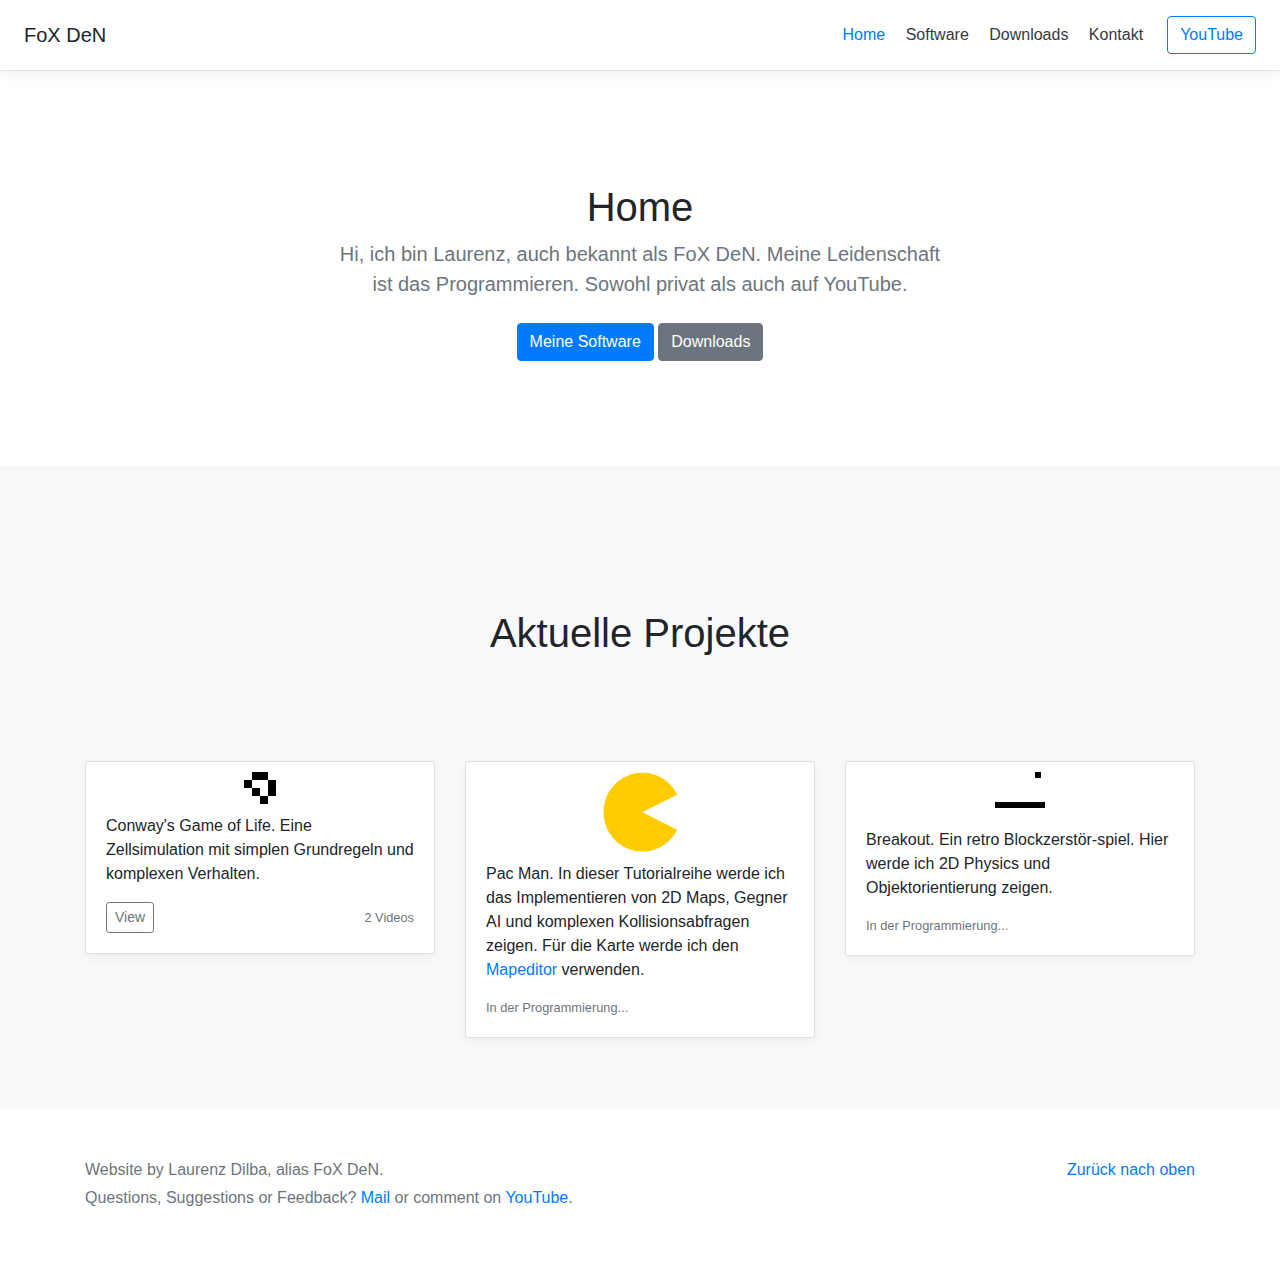
<file: index.html>
<!doctype html>
<html lang="de">
<head>
    <meta charset="utf-8">
    <meta name="viewport" content="width=device-width, initial-scale=1, shrink-to-fit=no">

    <title>Home</title>

    <!-- Bootstrap core CSS -->
    <link href="css/bootstrap.min.css" rel="stylesheet">

    <!-- Custom styles for this template -->
    <link href="css/software.css" rel="stylesheet">
</head>

<body>

<header>

    <div class="d-flex flex-column flex-md-row align-items-center p-3 px-md-4 mb-3 bg-white border-bottom box-shadow">
        <h5 class="my-0 mr-md-auto font-weight-normal">FoX DeN</h5>
        <nav class="my-2 my-md-0 mr-md-3">
            <a class="p-2" style="color:#007bff;" href="#">Home</a>
            <a class="p-2 text-dark" href="html/software.html">Software</a>
            <a class="p-2 text-dark" href="html/downloads.html">Downloads</a>
            <a class="p-2 text-dark" href="html/kontakt.html">Kontakt</a>
        </nav>
        <a class="btn btn-outline-primary" href="https://youtube.com/c/FoXDeN">YouTube</a>
    </div>

</header>

<main role="main">

    <section class="jumbotron text-center">
        <div class="container">
            <h1 class="jumbotron-heading">Home</h1>
            <p class="lead text-muted">Hi, ich bin Laurenz, auch bekannt als FoX DeN. Meine Leidenschaft ist das
                Programmieren. Sowohl privat als auch auf YouTube. </p>
            <p>
                <a href="html/software.html" class="btn btn-primary my-2">Meine Software</a>
                <a href="html/downloads.html" class="btn btn-secondary my-2">Downloads</a>
            </p>
        </div>
    </section>

    <div class="album py-5 bg-light">
        <div class="container">

            <section style="background:transparent !important" class="jumbotron text-center">

                <h1 class="jumbotron-heading">Aktuelle Projekte</h1>

            </section>

            <div class="row">
                <div class="col-md-4">
                    <div class="card mb-4 box-shadow">
                        <img class="card-img-top" src="img/gol.png" alt="Card image cap"
                             style="align-self: center; height: 32px;width:32px; margin-bottom: -10px;
                               margin-top: 10px; ">
                        <div class="card-body">
                            <p class="card-text">Conway's Game of Life. Eine Zellsimulation mit simplen Grundregeln
                                und komplexen Verhalten.</p>
                            <div class="d-flex justify-content-between align-items-center">
                                <div class="btn-group">
                                    <a href="https://www.youtube.com/watch?v=VNeXtrN7Kyg" type="button"
                                       class="btn btn-sm btn-outline-secondary">View</a>
                                </div>
                                <small class="text-muted">2 Videos</small>
                            </div>
                        </div>
                    </div>
                </div>
                <div class="col-md-4">
                    <div class="card mb-4 box-shadow">
                        <img class="card-img-top" src="img/pacman.png" alt="Card image cap"
                             style="align-self: center;margin-top:10px; height: 80px; margin-bottom: -10px; width:75px;">
                        <div class="card-body">
                            <p class="card-text">Pac Man. In dieser Tutorialreihe werde ich das Implementieren von 2D Maps,
                                Gegner AI und komplexen Kollisionsabfragen zeigen. Für die Karte werde ich den
                                <a href="html/products/mapeditor.html">Mapeditor</a> verwenden.</p>
                            <div class="d-flex justify-content-between align-items-center">
                                <!--<div class="btn-group">
                                    <a href="#" type="button" class="btn btn-sm btn-outline-secondary">View</a>
                                </div>-->
                                <small class="text-muted">In der Programmierung...</small>
                            </div>
                        </div>
                    </div>
                </div>
                <div class="col-md-4">
                    <div class="card mb-4 box-shadow">
                        <img class="card-img-top" src="img/breakout.png" alt="Card image cap"
                             style="align-self: center; height: 36px; width:50px; margin-top: 10px">
                        <div class="card-body">
                            <p class="card-text">Breakout. Ein retro Blockzerstör-spiel. Hier werde ich 2D Physics
                                und Objektorientierung zeigen.</p>
                            <div class="d-flex justify-content-between align-items-center">
                                <!--<div class="btn-group">
                                    <a href="#" type="button" class="btn btn-sm btn-outline-secondary">View</a>
                                </div>-->
                                <small class="text-muted">In der Programmierung...</small>
                            </div>
                        </div>
                    </div>
                </div>
            </div>
        </div>
    </div>

</main>

<footer class="text-muted">
    <div class="container">
        <p class="float-right">
            <a href="#">Zurück nach oben</a>
        </p>
        <p>Website by Laurenz Dilba, alias FoX DeN.</p>
        <p>Questions, Suggestions or Feedback? <a href="mailto:foxden1@gmx.de">Mail</a> or comment on
            <a href="https://youtube.com/c/FoXDeN">YouTube</a>.</p>
    </div>
</footer>

<!-- Bootstrap core JavaScript
================================================== -->
<!-- Placed at the end of the document so the pages load faster -->
<script src="https://code.jquery.com/jquery-3.3.1.slim.min.js" integrity="sha384-q8i/X+965DzO0rT7abK41JStQIAqVgRVzpbzo5smXKp4YfRvH+8abtTE1Pi6jizo" crossorigin="anonymous"></script>
<script>window.jQuery || document.write('<script src="js/vendor/jquery-slim.min.js"><\/script>')</script>
<script src="js/vendor/popper.min.js"></script>
<script src="js/bootstrap.min.js"></script>
<!-- Just to make our placeholder images work. Don't actually copy the next line! -->
<script src="js/vendor/holder.min.js"></script>
</body>
</html>
</file>
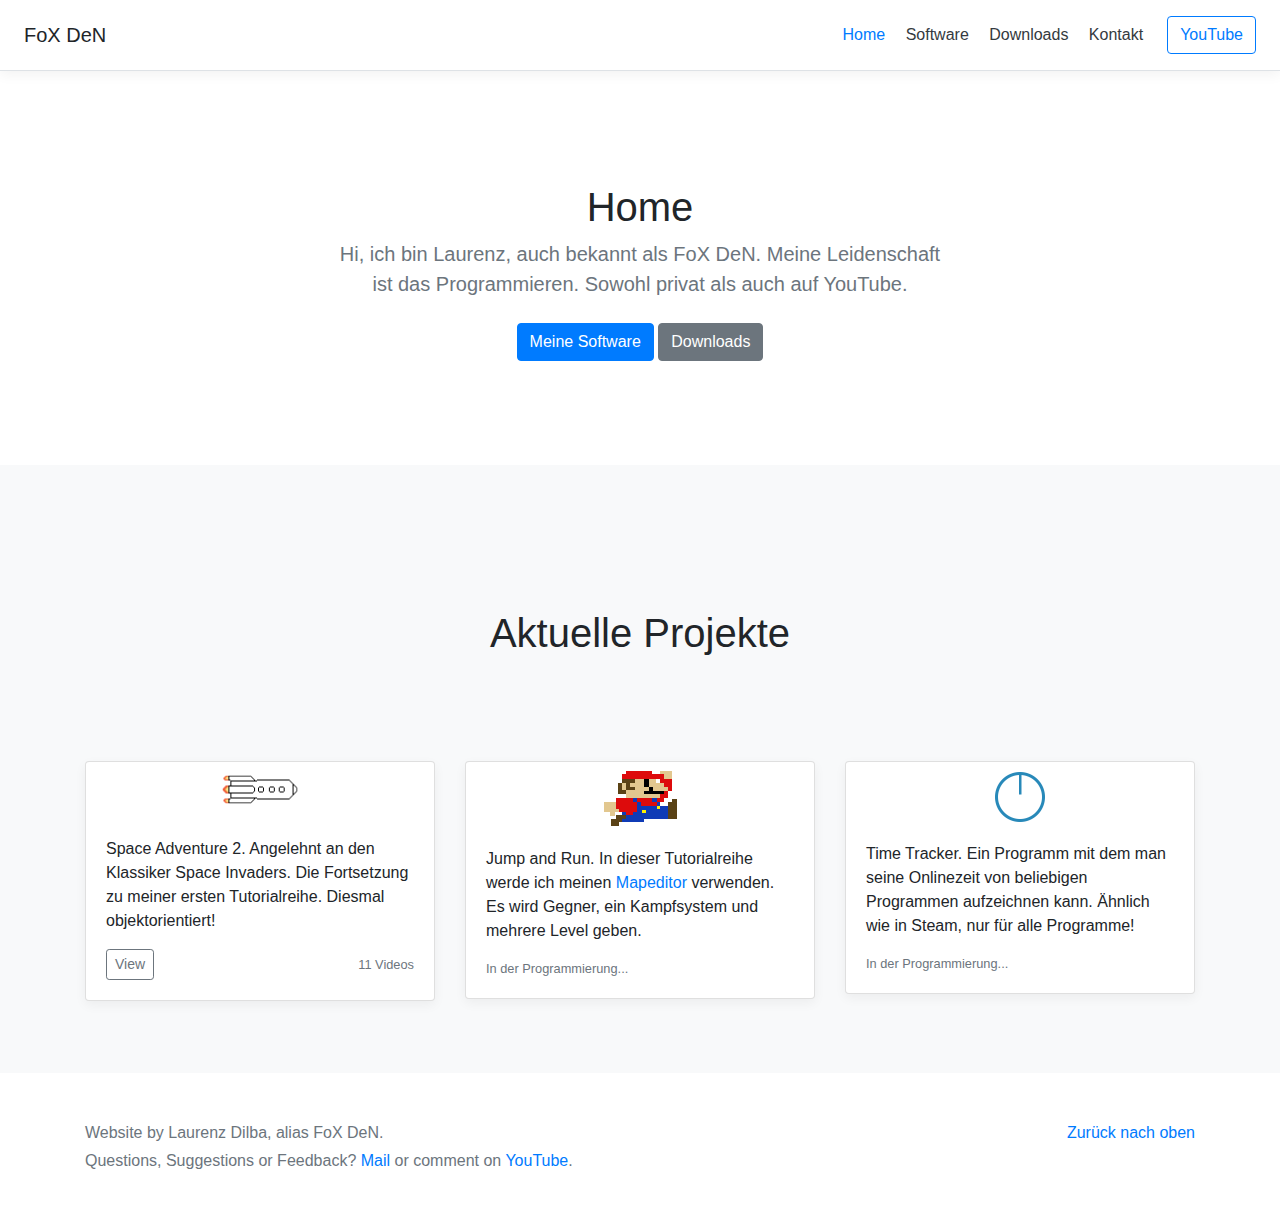
<file: html/index.html>
<!doctype html>
<html lang="de">
<head>
    <meta charset="utf-8">
    <meta name="viewport" content="width=device-width, initial-scale=1, shrink-to-fit=no">

    <title>Home</title>

    <!-- Bootstrap core CSS -->
    <link href="../css/bootstrap.min.css" rel="stylesheet">

    <!-- Custom styles for this template -->
    <link href="../css/software.css" rel="stylesheet">
</head>

<body>

<header>

    <div class="d-flex flex-column flex-md-row align-items-center p-3 px-md-4 mb-3 bg-white border-bottom box-shadow">
        <h5 class="my-0 mr-md-auto font-weight-normal">FoX DeN</h5>
        <nav class="my-2 my-md-0 mr-md-3">
            <a class="p-2" style="color:#007bff;" href="#">Home</a>
            <a class="p-2 text-dark" href="software.html">Software</a>
            <a class="p-2 text-dark" href="downloads.html">Downloads</a>
            <a class="p-2 text-dark" href="kontakt.html">Kontakt</a>
        </nav>
        <a class="btn btn-outline-primary" href="https://youtube.com/c/FoXDeN">YouTube</a>
    </div>

</header>

<main role="main">

    <section class="jumbotron text-center">
        <div class="container">
            <h1 class="jumbotron-heading">Home</h1>
            <p class="lead text-muted">Hi, ich bin Laurenz, auch bekannt als FoX DeN. Meine Leidenschaft ist das
                Programmieren. Sowohl privat als auch auf YouTube. </p>
            <p>
                <a href="software.html" class="btn btn-primary my-2">Meine Software</a>
                <a href="downloads.html" class="btn btn-secondary my-2">Downloads</a>
            </p>
        </div>
    </section>

    <div class="album py-5 bg-light">
        <div class="container">

            <section style="background:transparent !important" class="jumbotron text-center">

                <h1 class="jumbotron-heading">Aktuelle Projekte</h1>

            </section>

            <div class="row">
                <div class="col-md-4">
                    <div class="card mb-4 box-shadow">
                        <img class="card-img-top" src="../img/rakete.png" alt="Card image cap"
                             style="align-self: center; height: 75px; width:28px; margin-bottom: -10px;
                               margin-top: -10px; transform: rotate(90deg);">
                        <div class="card-body">
                            <p class="card-text">Space Adventure 2. Angelehnt an den Klassiker Space Invaders.
                                Die Fortsetzung zu meiner ersten Tutorialreihe. Diesmal objektorientiert!</p>
                            <div class="d-flex justify-content-between align-items-center">
                                <div class="btn-group">
                                    <a href="https://youtu.be/2BsN4rkRozw" type="button"
                                       class="btn btn-sm btn-outline-secondary">View</a>
                                </div>
                                <small class="text-muted">11 Videos</small>
                            </div>
                        </div>
                    </div>
                </div>
                <div class="col-md-4">
                    <div class="card mb-4 box-shadow">
                        <img class="card-img-top" src="../img/mario.png" alt="Card image cap"
                             style="align-self: center; height: 75px; margin-bottom: -10px; width:75px;">
                        <div class="card-body">
                            <p class="card-text">Jump and Run. In dieser Tutorialreihe werde ich meinen
                                <a href="products/mapeditor.html">Mapeditor</a> verwenden. Es wird Gegner, ein Kampfsystem und
                                mehrere Level geben.</p>
                            <div class="d-flex justify-content-between align-items-center">
                                <!--<div class="btn-group">
                                    <a href="#" type="button" class="btn btn-sm btn-outline-secondary">View</a>
                                </div>-->
                                <small class="text-muted">In der Programmierung...</small>
                            </div>
                        </div>
                    </div>
                </div>
                <div class="col-md-4">
                    <div class="card mb-4 box-shadow">
                        <img class="card-img-top" src="../img/timetracker_logo.png" alt="Card image cap"
                             style="align-self: center; height: 50px; width:50px; margin-top: 10px">
                        <div class="card-body">
                            <p class="card-text">Time Tracker. Ein Programm mit dem man seine Onlinezeit von beliebigen
                                Programmen aufzeichnen kann. Ähnlich wie in Steam, nur für alle Programme!</p>
                            <div class="d-flex justify-content-between align-items-center">
                                <!--<div class="btn-group">
                                    <a href="#" type="button" class="btn btn-sm btn-outline-secondary">View</a>
                                </div>-->
                                <small class="text-muted">In der Programmierung...</small>
                            </div>
                        </div>
                    </div>
                </div>
            </div>
        </div>
    </div>

</main>

<footer class="text-muted">
    <div class="container">
        <p class="float-right">
            <a href="#">Zurück nach oben</a>
        </p>
        <p>Website by Laurenz Dilba, alias FoX DeN.</p>
        <p>Questions, Suggestions or Feedback? <a href="mailto:foxden1@gmx.de">Mail</a> or comment on
            <a href="https://youtube.com/c/FoXDeN">YouTube</a>.</p>
    </div>
</footer>

<!-- Bootstrap core JavaScript
================================================== -->
<!-- Placed at the end of the document so the pages load faster -->
<script src="https://code.jquery.com/jquery-3.3.1.slim.min.js" integrity="sha384-q8i/X+965DzO0rT7abK41JStQIAqVgRVzpbzo5smXKp4YfRvH+8abtTE1Pi6jizo" crossorigin="anonymous"></script>
<script>window.jQuery || document.write('<script src="../js/vendor/jquery-slim.min.js"><\/script>')</script>
<script src="../js/vendor/popper.min.js"></script>
<script src="../js/bootstrap.min.js"></script>
<!-- Just to make our placeholder images work. Don't actually copy the next line! -->
<script src="../js/vendor/holder.min.js"></script>
</body>
</html>
</file>
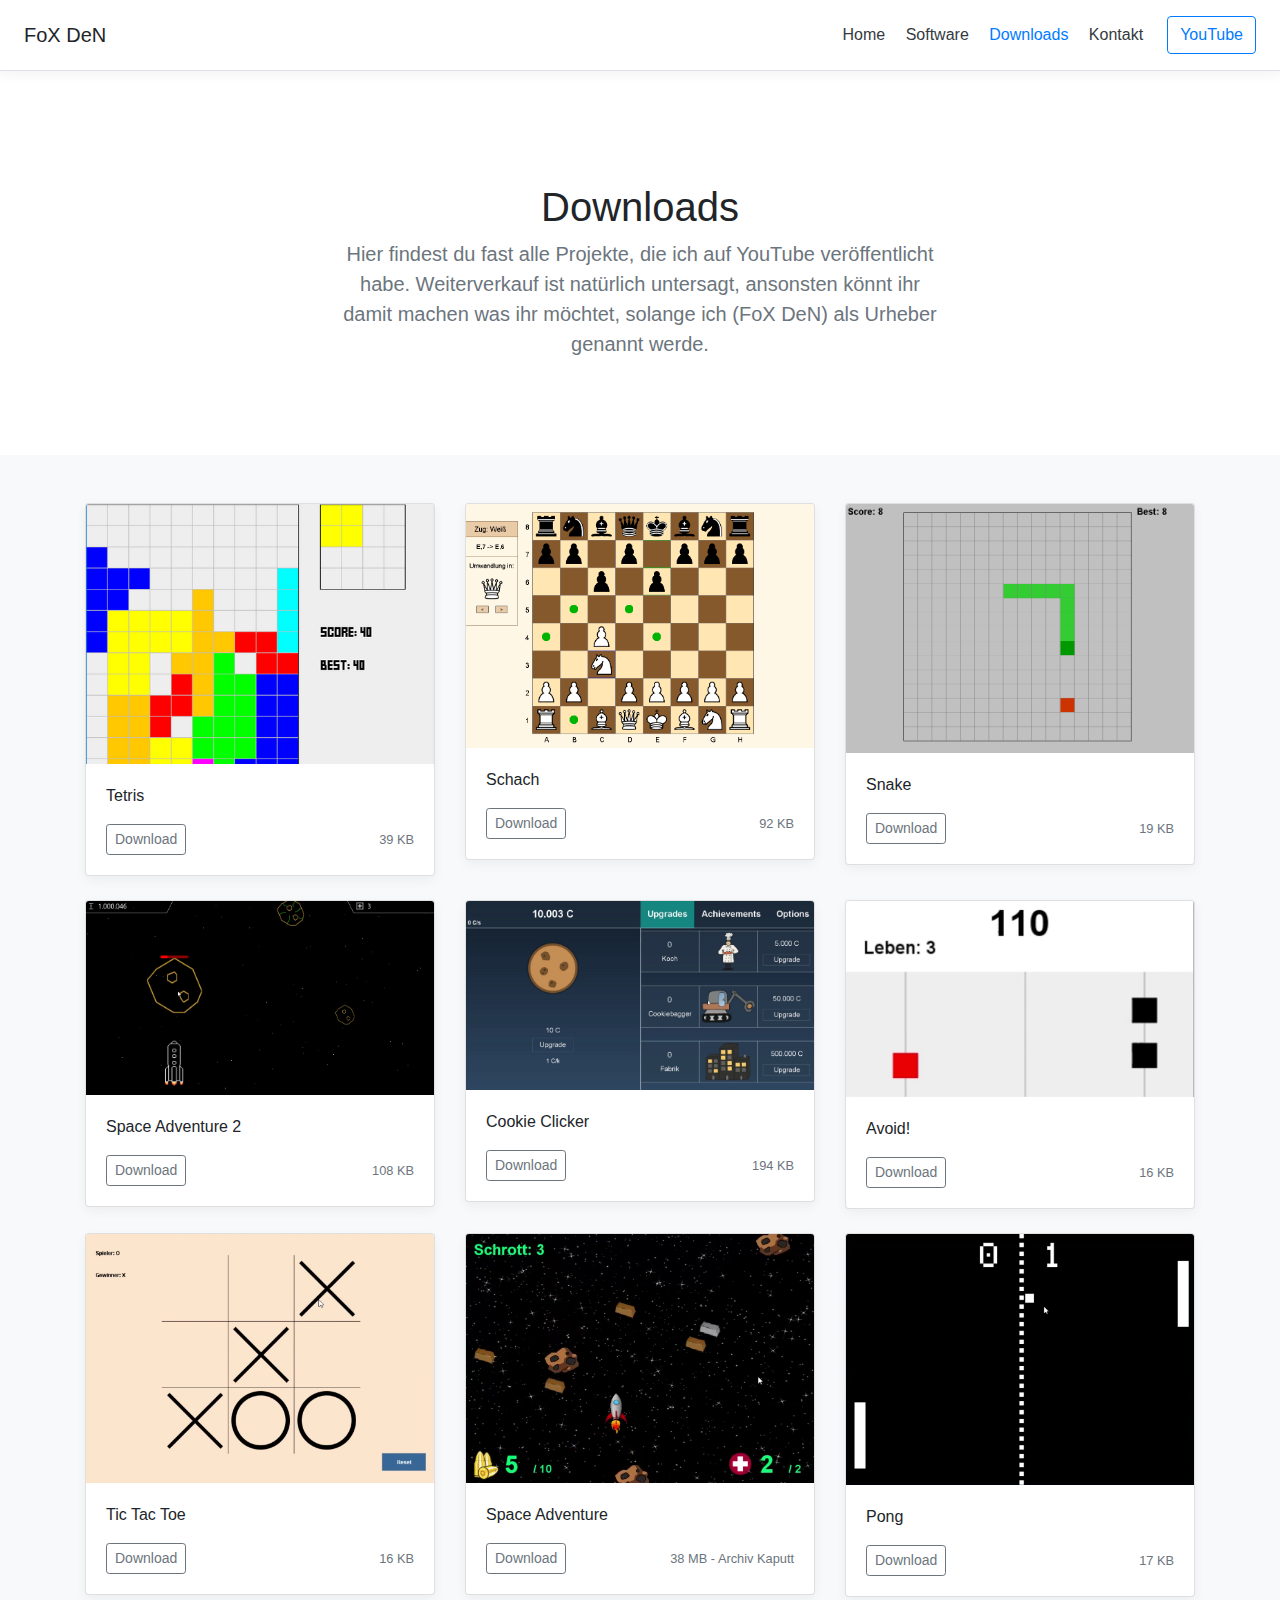
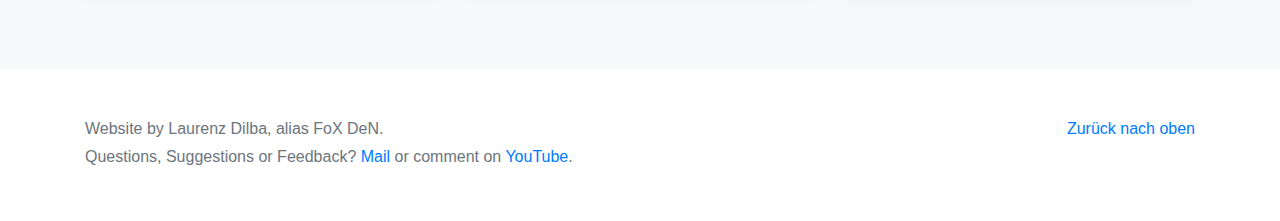
<file: html/downloads.html>
<!doctype html>
<html lang="de">
<head>
    <meta charset="utf-8">
    <meta name="viewport" content="width=device-width, initial-scale=1, shrink-to-fit=no">

    <title>Software</title>

    <!-- Bootstrap core CSS -->
    <link href="../css/bootstrap.min.css" rel="stylesheet">

    <!-- Custom styles for this template -->
    <link href="../css/downloads.css" rel="stylesheet">
</head>

<body>

<header>

    <div class="d-flex flex-column flex-md-row align-items-center p-3 px-md-4 mb-3 bg-white border-bottom box-shadow">
        <h5 class="my-0 mr-md-auto font-weight-normal">FoX DeN</h5>
        <nav class="my-2 my-md-0 mr-md-3">
            <a class="p-2 text-dark" href="../index.html">Home</a>
            <a class="p-2 text-dark" href="software.html">Software</a>
            <a class="p-2" style="color:#007bff;" href="#">Downloads</a>
            <a class="p-2 text-dark" href="kontakt.html">Kontakt</a>
        </nav>
        <a class="btn btn-outline-primary" href="https://youtube.com/c/FoXDeN">YouTube</a>
    </div>

</header>

<main role="main">

    <section class="jumbotron text-center">
        <div class="container">
            <h1 class="jumbotron-heading">Downloads</h1>
            <p class="lead text-muted">Hier findest du fast alle Projekte, die ich auf YouTube veröffentlicht habe.
                Weiterverkauf ist natürlich untersagt, ansonsten könnt ihr damit machen was ihr möchtet, solange ich
                (FoX DeN) als Urheber genannt werde.</p>
        </div>
    </section>

    <div class="album py-5 bg-light">
        <div class="container">

            <div class="row">
                <div class="col-md-4">
                    <div class="card mb-4 box-shadow">
                        <img class="card-img-top"
                             src="../img/tetris.png"
                             style="align-self: center;"
                             alt="Card image cap">
                        <div class="card-body">
                            <p class="card-text">Tetris</p>
                            <div class="d-flex justify-content-between align-items-center">
                                <div class="btn-group">
                                    <a href="../files/Tetris.rar" type="button"
                                       class="btn btn-sm btn-outline-secondary">Download</a>
                                </div>
                                <small class="text-muted">39 KB</small>
                            </div>
                        </div>
                    </div>
                </div>
                <div class="col-md-4">
                    <div class="card mb-4 box-shadow">
                        <img class="card-img-top"
                             src="../img/schach.png"
                             style="align-self: center;"
                             alt="Card image cap">
                        <div class="card-body">
                            <p class="card-text">Schach</p>
                            <div class="d-flex justify-content-between align-items-center">
                                <div class="btn-group">
                                    <a href="../files/Schach.rar" type="button"
                                       class="btn btn-sm btn-outline-secondary">Download</a>
                                </div>
                                <small class="text-muted">92 KB</small>
                            </div>
                        </div>
                    </div>
                </div>
                <div class="col-md-4">
                    <div class="card mb-4 box-shadow">
                        <img class="card-img-top"
                             src="../img/snake.png"
                             style="align-self: center;"
                             alt="Card image cap">
                        <div class="card-body">
                            <p class="card-text">Snake</p>
                            <div class="d-flex justify-content-between align-items-center">
                                <div class="btn-group">
                                    <a href="../files/SnakeTutorial.rar" type="button"
                                       class="btn btn-sm btn-outline-secondary">Download</a>
                                </div>
                                <small class="text-muted">19 KB</small>
                            </div>
                        </div>
                    </div>
                </div>
                <div class="col-md-4">
                    <div class="card mb-4 box-shadow">
                        <img class="card-img-top"
                             src="../img/spaceadventure2.png"
                             style="align-self: center;"
                             alt="Card image cap">
                        <div class="card-body">
                            <p class="card-text">Space Adventure 2</p>
                            <div class="d-flex justify-content-between align-items-center">
                                <div class="btn-group">
                                    <a href="../files/Space%20Adventure%202.rar" type="button"
                                       class="btn btn-sm btn-outline-secondary">Download</a>
                                </div>
                                <small class="text-muted">108 KB</small>
                            </div>
                        </div>
                    </div>
                </div>
                <div class="col-md-4">
                    <div class="card mb-4 box-shadow">
                        <img class="card-img-top"
                             src="../img/cookie1.png"
                             style="align-self: center;"
                             alt="Card image cap">
                        <div class="card-body">
                            <p class="card-text">Cookie Clicker</p>
                            <div class="d-flex justify-content-between align-items-center">
                                <div class="btn-group">
                                    <a href="../files/Community%20Clicker.rar" type="button"
                                       class="btn btn-sm btn-outline-secondary">Download</a>

                                </div>
                                <small class="text-muted">194 KB</small>
                            </div>
                        </div>
                    </div>
                </div>
                <div class="col-md-4">
                    <div class="card mb-4 box-shadow">
                        <img class="card-img-top"
                             src="../img/avoid.png"
                             style="align-self: center;"
                             alt="Card image cap">
                        <div class="card-body">
                            <p class="card-text">Avoid!</p>
                            <div class="d-flex justify-content-between align-items-center">
                                <div class="btn-group">
                                    <a href="../files/Avoid.rar" type="button" class="btn btn-sm btn-outline-secondary">Download</a>

                                </div>
                                <small class="text-muted">16 KB</small>
                            </div>
                        </div>
                    </div>
                </div>

                <div class="col-md-4">
                    <div class="card mb-4 box-shadow">
                        <img class="card-img-top"
                             src="../img/tictactoe.png"
                             style="align-self: center;"
                             alt="Card image cap">
                        <div class="card-body">
                            <p class="card-text">Tic Tac Toe</p>
                            <div class="d-flex justify-content-between align-items-center">
                                <div class="btn-group">
                                    <a href="../files/TicTacToe.rar" type="button" class="btn btn-sm btn-outline-secondary">Download</a>

                                </div>
                                <small class="text-muted">16 KB</small>
                            </div>
                        </div>
                    </div>
                </div>
                <div class="col-md-4">
                    <div class="card mb-4 box-shadow">
                        <img class="card-img-top"
                             src="../img/spaceadventure.png"
                             style="align-self: center;"
                             alt="Card image cap">
                        <div class="card-body">
                            <p class="card-text">Space Adventure</p>
                            <div class="d-flex justify-content-between align-items-center">
                                <div class="btn-group">
                                    <a href="../files/Space%20Adventure.rar" type="button" class="btn btn-sm btn-outline-secondary">Download</a>
                                </div>
                                <small class="text-muted">38 MB - Archiv Kaputt</small>
                            </div>
                        </div>
                    </div>
                </div>
                <div class="col-md-4">
                    <div class="card mb-4 box-shadow">
                        <img class="card-img-top"
                             src="../img/pong.png"
                             style="align-self: center;"
                             alt="Card image cap">
                        <div class="card-body">
                            <p class="card-text">Pong</p>
                            <div class="d-flex justify-content-between align-items-center">
                                <div class="btn-group">
                                    <a href="../files/Pong.rar" type="button" class="btn btn-sm btn-outline-secondary">Download</a>
                                </div>
                                <small class="text-muted">17 KB</small>
                            </div>
                        </div>
                    </div>
                </div>
            </div>
        </div>
    </div>

</main>

<footer class="text-muted">
    <div class="container">
        <p class="float-right">
            <a href="#">Zurück nach oben</a>
        </p>
        <p>Website by Laurenz Dilba, alias FoX DeN.</p>
        <p>Questions, Suggestions or Feedback? <a href="mailto:foxden1@gmx.de">Mail</a> or comment on
            <a href="https://youtube.com/c/FoXDeN">YouTube</a>.</p>
    </div>
</footer>

<!-- Bootstrap core JavaScript
================================================== -->
<!-- Placed at the end of the document so the pages load faster -->
<script src="https://code.jquery.com/jquery-3.3.1.slim.min.js"
        integrity="sha384-q8i/X+965DzO0rT7abK41JStQIAqVgRVzpbzo5smXKp4YfRvH+8abtTE1Pi6jizo"
        crossorigin="anonymous"></script>
<script>window.jQuery || document.write('<script src="../js/vendor/jquery-slim.min.js"><\/script>')</script>
<script src="../js/vendor/popper.min.js"></script>
<script src="../js/bootstrap.min.js"></script>
<!-- Just to make our placeholder images work. Don't actually copy the next line! -->
<script src="../js/vendor/holder.min.js"></script>
</body>
</html>
</file>
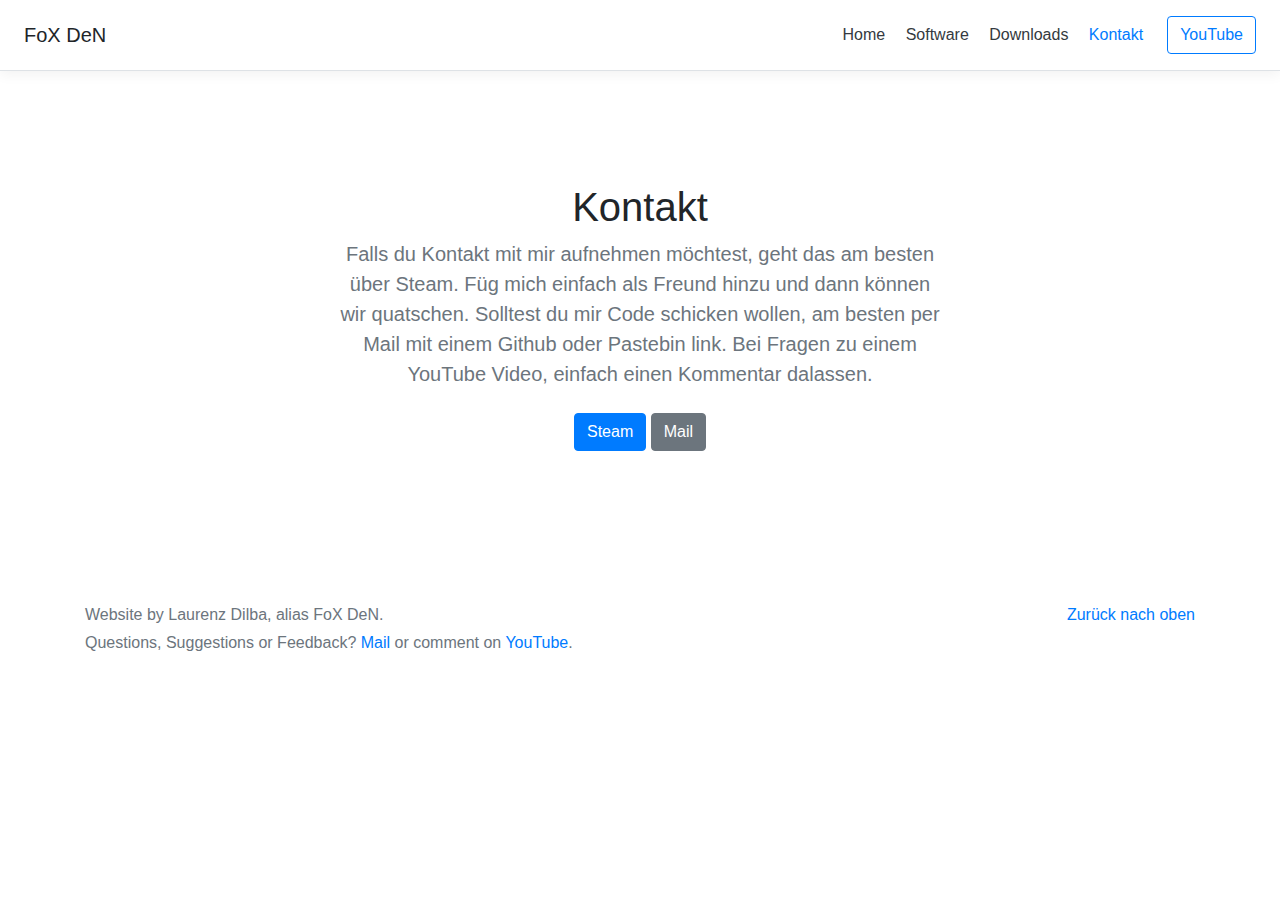
<file: html/kontakt.html>
<!doctype html>
<html lang="de">
<head>
    <meta charset="utf-8">
    <meta name="viewport" content="width=device-width, initial-scale=1, shrink-to-fit=no">

    <title>Home</title>

    <!-- Bootstrap core CSS -->
    <link href="../css/bootstrap.min.css" rel="stylesheet">

    <!-- Custom styles for this template -->
    <link href="../css/software.css" rel="stylesheet">
</head>

<body>

<header>

    <div class="d-flex flex-column flex-md-row align-items-center p-3 px-md-4 mb-3 bg-white border-bottom box-shadow">
        <h5 class="my-0 mr-md-auto font-weight-normal">FoX DeN</h5>
        <nav class="my-2 my-md-0 mr-md-3">
            <a class="p-2 text-dark"  href="../index.html">Home</a>
            <a class="p-2 text-dark" href="software.html">Software</a>
            <a class="p-2 text-dark" href="downloads.html">Downloads</a>
            <a class="p-2" style="color:#007bff;" href="#">Kontakt</a>
        </nav>
        <a class="btn btn-outline-primary" href="https://youtube.com/c/FoXDeN">YouTube</a>
    </div>

</header>

<main role="main">

    <section class="jumbotron text-center">
        <div class="container">
            <h1 class="jumbotron-heading">Kontakt</h1>
            <p class="lead text-muted">Falls du Kontakt mit mir aufnehmen möchtest, geht das am besten über Steam.
            Füg mich einfach als Freund hinzu und dann können wir quatschen. Solltest du mir Code schicken wollen, am besten
            per Mail mit einem Github oder Pastebin link. Bei Fragen zu einem YouTube Video, einfach einen Kommentar dalassen.</p>
            <p>
                <a href="http://steamcommunity.com/id/foxdenlp" class="btn btn-primary my-2">Steam</a>
                <a href="mailto:foxden1@gmx.de" class="btn btn-secondary my-2">Mail</a>
            </p>
        </div>
    </section>

</main>

<footer class="text-muted">
    <div class="container">
        <p class="float-right">
            <a href="#">Zurück nach oben</a>
        </p>
        <p>Website by Laurenz Dilba, alias FoX DeN.</p>
        <p>Questions, Suggestions or Feedback? <a href="mailto:foxden1@gmx.de">Mail</a> or comment on
            <a href="https://youtube.com/c/FoXDeN">YouTube</a>.</p>
    </div>
</footer>

<!-- Bootstrap core JavaScript
================================================== -->
<!-- Placed at the end of the document so the pages load faster -->
<script src="https://code.jquery.com/jquery-3.3.1.slim.min.js" integrity="sha384-q8i/X+965DzO0rT7abK41JStQIAqVgRVzpbzo5smXKp4YfRvH+8abtTE1Pi6jizo" crossorigin="anonymous"></script>
<script>window.jQuery || document.write('<script src="../js/vendor/jquery-slim.min.js"><\/script>')</script>
<script src="../js/vendor/popper.min.js"></script>
<script src="../js/bootstrap.min.js"></script>
<!-- Just to make our placeholder images work. Don't actually copy the next line! -->
<script src="../js/vendor/holder.min.js"></script>
</body>
</html>
</file>
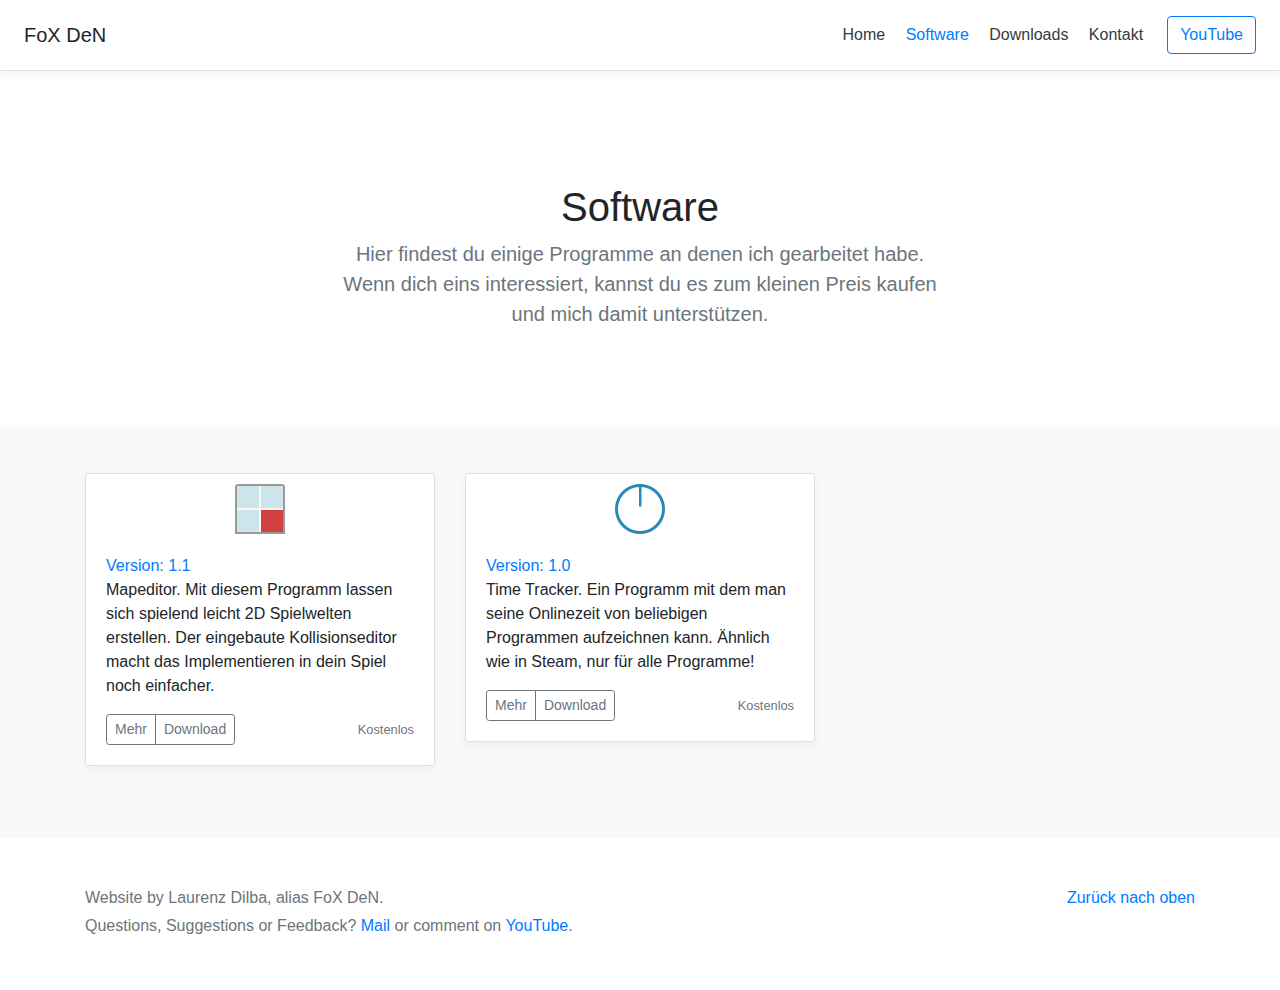
<file: html/software.html>
<!doctype html>
<html lang="de">
<head>
    <meta charset="utf-8">
    <meta name="viewport" content="width=device-width, initial-scale=1, shrink-to-fit=no">

    <title>Software</title>

    <!-- Bootstrap core CSS -->
    <link href="../css/bootstrap.min.css" rel="stylesheet">

    <!-- Custom styles for this template -->
    <link href="../css/software.css" rel="stylesheet">
</head>

<body>

<header>

    <div class="d-flex flex-column flex-md-row align-items-center p-3 px-md-4 mb-3 bg-white border-bottom box-shadow">
        <h5 class="my-0 mr-md-auto font-weight-normal">FoX DeN</h5>
        <nav class="my-2 my-md-0 mr-md-3">
            <a class="p-2 text-dark" href="../index.html">Home</a>
            <a class="p-2" style="color:#007bff;" href="#">Software</a>
            <a class="p-2 text-dark" href="downloads.html">Downloads</a>
            <a class="p-2 text-dark" href="kontakt.html">Kontakt</a>
        </nav>
        <a class="btn btn-outline-primary" href="https://youtube.com/c/FoXDeN">YouTube</a>
    </div>

</header>

<main role="main">

    <section class="jumbotron text-center">
        <div class="container">
            <h1 class="jumbotron-heading">Software</h1>
            <p class="lead text-muted">Hier findest du einige Programme an denen ich gearbeitet habe. Wenn dich eins
                interessiert, kannst du es zum kleinen Preis kaufen und mich damit unterstützen.</p>
        </div>
    </section>

    <div class="album py-5 bg-light">
        <div class="container">

            <div class="row">
                <div class="col-md-4">
                    <div class="card mb-4 box-shadow">
                        <img class="card-img-top" src="../img/mapeditor_logo.png" alt="Card image cap"
                             style="align-self: center; height: 50px; width:50px; margin-top: 10px">
                        <div class="card-body">
                            <a href="products/mapeditor_changelog.html" style="color:#007bff;">Version: 1.1 </a>
                            <p class="card-text">
                                Mapeditor. Mit diesem Programm lassen sich spielend leicht
                                2D Spielwelten erstellen. Der eingebaute Kollisionseditor macht das Implementieren
                                in dein Spiel noch einfacher.</p>
                            <div class="d-flex justify-content-between align-items-center">
                                <div class="btn-group">
                                    <a href="products/mapeditor.html" type="button" class="btn btn-sm btn-outline-secondary">Mehr</a>
                                    <a href="https://github.com/TrueFoXDeN/LoneWorld-MapEditor" type="button" class="btn btn-sm btn-outline-secondary">Download</a>
                                </div>
                                <small class="text-muted">Kostenlos</small>
                            </div>
                        </div>
                    </div>
                </div>
                <div class="col-md-4">
                    <div class="card mb-4 box-shadow">
                        <img class="card-img-top" src="../img/timetracker_logo.png" alt="Card image cap"
                             alt="Card image cap"
                             style="align-self: center; height: 50px; width:50px; margin-top: 10px">
                        <div class="card-body">
                            <a href="products/timetracker_changelog.html" style="color:#007bff;">Version: 1.0 </a>
                            <p class="card-text">Time Tracker. Ein Programm mit dem man seine Onlinezeit von beliebigen
                                Programmen aufzeichnen kann. Ähnlich wie in Steam, nur für alle Programme!</p>
                            <div class="d-flex justify-content-between align-items-center">
                                <div class="btn-group">
                                    <a href="products/timetracker.html" type="button" class="btn btn-sm btn-outline-secondary">Mehr</a>
                                    <a href="https://github.com/TrueFoXDeN/TimeTracker" type="button" class="btn btn-sm btn-outline-secondary">Download</a>
                                </div>
                                <small class="text-muted">Kostenlos</small>
                            </div>
                        </div>
                    </div>
                </div>
            </div>
        </div>
    </div>

</main>

<footer class="text-muted">
    <div class="container">
        <p class="float-right">
            <a href="#">Zurück nach oben</a>
        </p>
        <p>Website by Laurenz Dilba, alias FoX DeN.</p>
        <p>Questions, Suggestions or Feedback? <a href="mailto:foxden1@gmx.de">Mail</a> or comment on
            <a href="https://youtube.com/c/FoXDeN">YouTube</a>.</p>
    </div>
</footer>

<!-- Bootstrap core JavaScript
================================================== -->
<!-- Placed at the end of the document so the pages load faster -->
<script src="https://code.jquery.com/jquery-3.3.1.slim.min.js" integrity="sha384-q8i/X+965DzO0rT7abK41JStQIAqVgRVzpbzo5smXKp4YfRvH+8abtTE1Pi6jizo" crossorigin="anonymous"></script>
<script>window.jQuery || document.write('<script src="../js/vendor/jquery-slim.min.js"><\/script>')</script>
<script src="../js/vendor/popper.min.js"></script>
<script src="../js/bootstrap.min.js"></script>
<!-- Just to make our placeholder images work. Don't actually copy the next line! -->
<script src="../js/vendor/holder.min.js"></script>
</body>
</html>
</file>
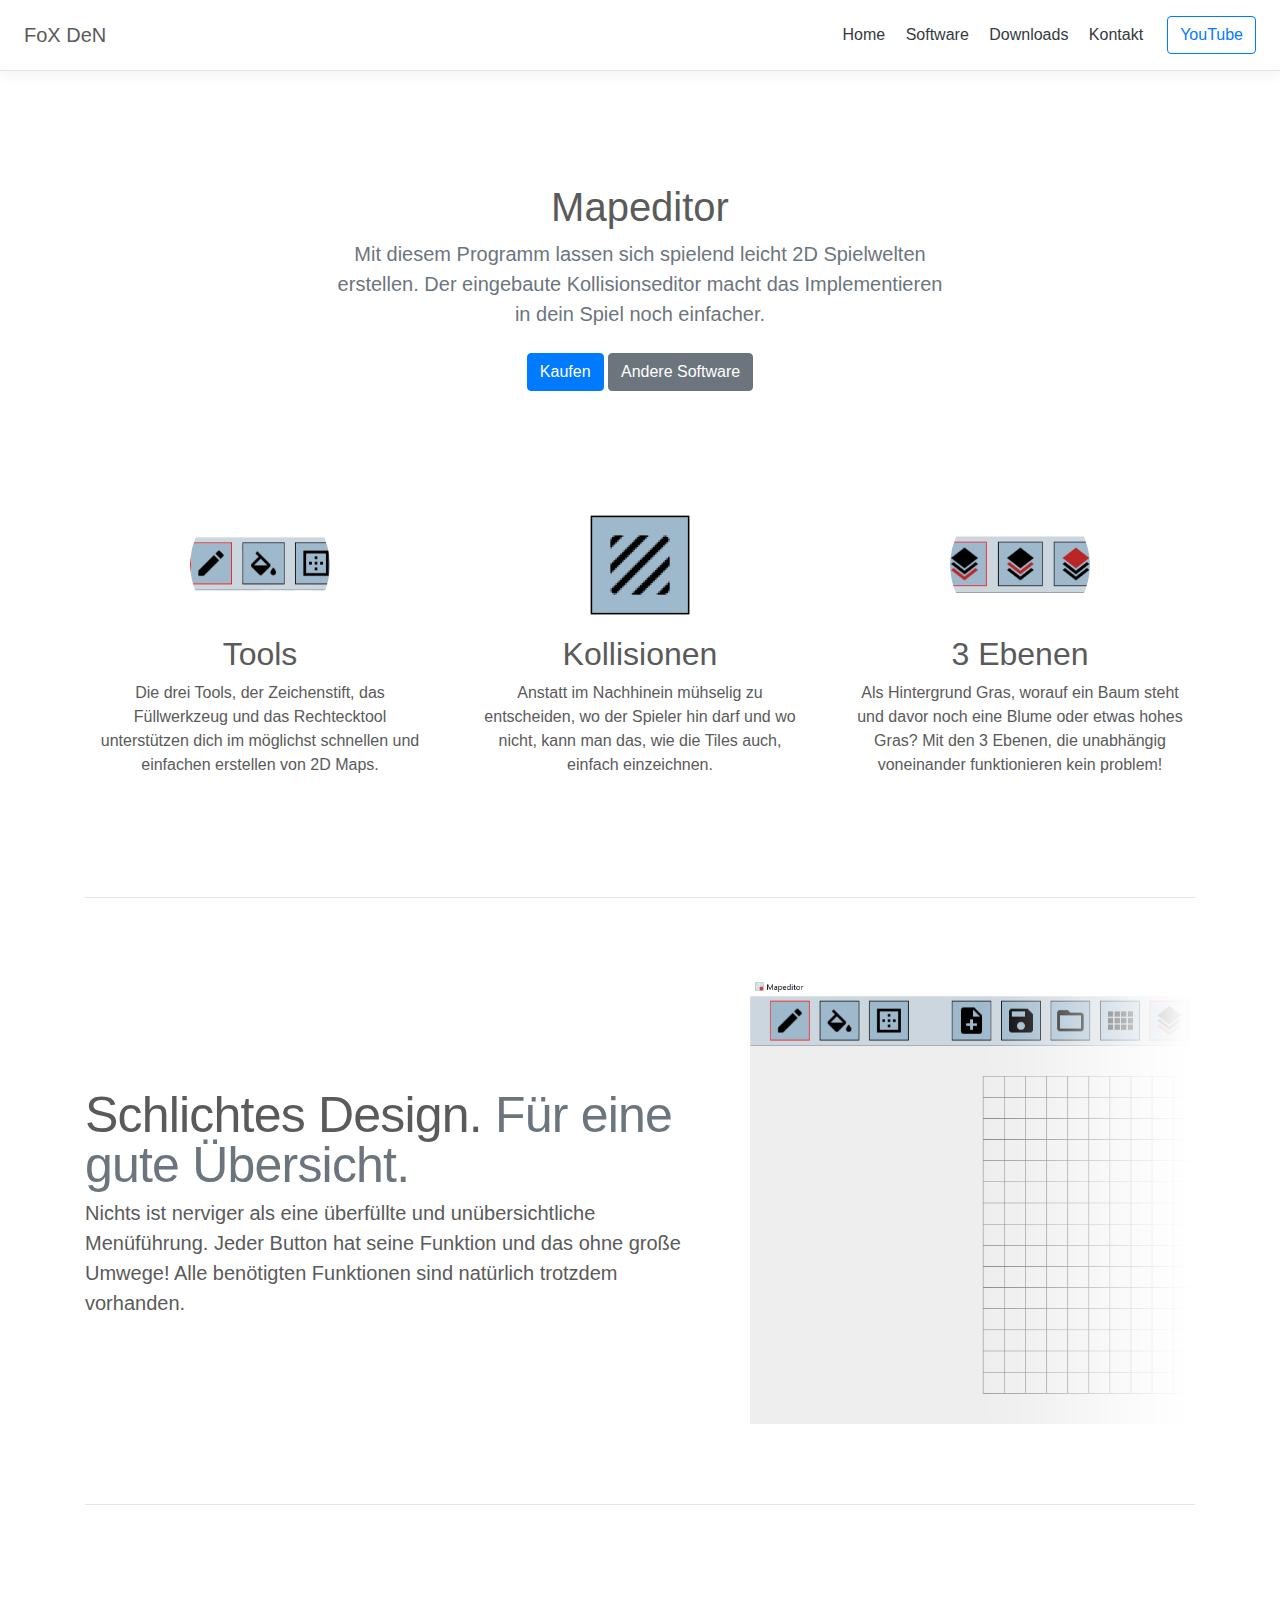
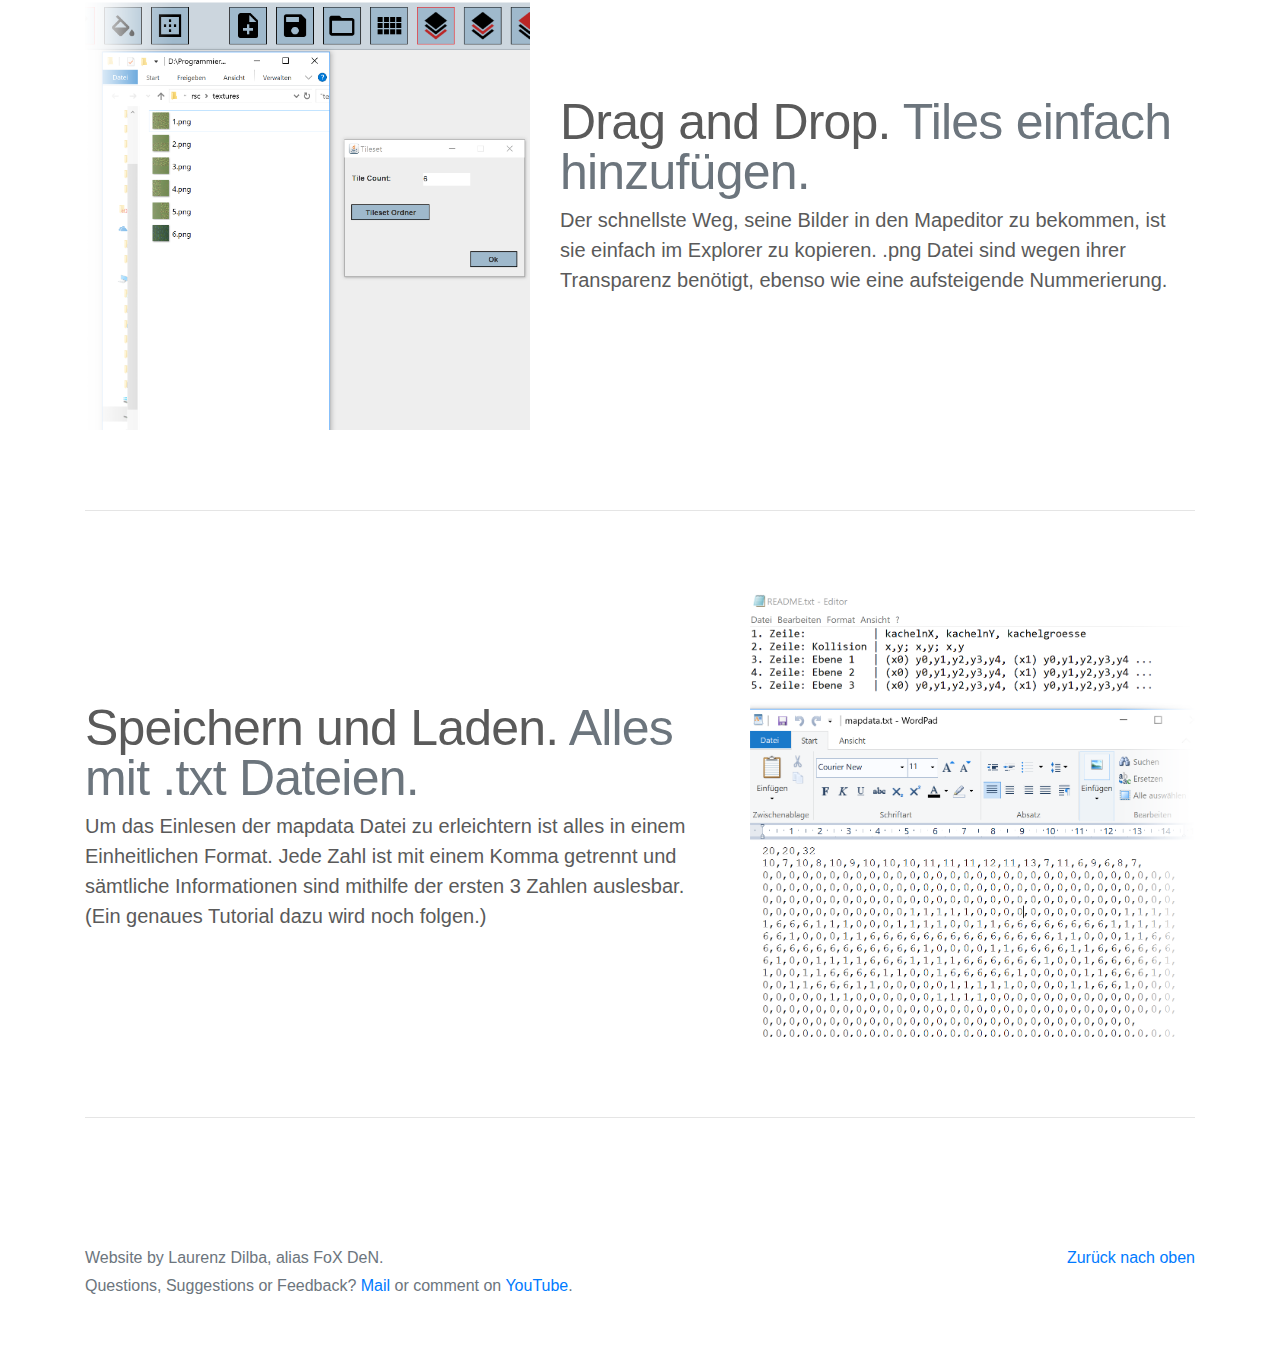
<file: html/products/mapeditor.html>
<!doctype html>
<html lang="de">
<head>
    <meta charset="utf-8">
    <meta name="viewport" content="width=device-width, initial-scale=1, shrink-to-fit=no">
    <title>Mapeditor</title>

    <!-- Bootstrap core CSS -->
    <link href="../../css/bootstrap.min.css" rel="stylesheet">

    <!-- Custom styles for this template -->
    <link href="../../css/mapeditor.css" rel="stylesheet">
</head>

<body>

<header>
    <div class="d-flex flex-column flex-md-row align-items-center p-3 px-md-4 mb-3 bg-white border-bottom box-shadow">
        <h5 class="my-0 mr-md-auto font-weight-normal">FoX DeN</h5>
        <nav class="my-2 my-md-0 mr-md-3">
            <a class="p-2 text-dark" href="../../index.html">Home</a>
            <a class="p-2 text-dark" href="../software.html">Software</a>
            <a class="p-2 text-dark" href="../downloads.html">Downloads</a>
            <a class="p-2 text-dark" href="../kontakt.html">Kontakt</a>
        </nav>
        <a class="btn btn-outline-primary" href="https://youtube.com/c/FoXDeN">YouTube</a>
    </div>
</header>

<main role="main">

    <section class="jumbotron text-center">
        <div class="container">
            <h1 class="jumbotron-heading">Mapeditor</h1>
            <p class="lead text-muted">Mit diesem Programm lassen sich spielend leicht 2D Spielwelten erstellen.
                Der eingebaute Kollisionseditor macht das Implementieren in dein Spiel noch einfacher.</p>
            <p>
                <a href="#" class="btn btn-primary my-2">Kaufen</a>
                <a href="../software.html" class="btn btn-secondary my-2">Andere Software</a>
            </p>
        </div>
    </section>

    <!-- Marketing messaging and featurettes
    ================================================== -->
    <!-- Wrap the rest of the page in another container to center all the content. -->

    <div class="container marketing">

        <!-- Three columns of text below the carousel -->
        <div class="row">
            <div class="col-lg-4">
                <img class="rounded-circle" src="../../img/me_ic1.png" alt="Generic placeholder image" width="140" height="140">
                <h2>Tools</h2>
                <p>Die drei Tools, der Zeichenstift, das Füllwerkzeug und das Rechtecktool unterstützen dich im möglichst
                    schnellen und einfachen erstellen von 2D Maps.</p>

            </div><!-- /.col-lg-4 -->
            <div class="col-lg-4">
                <img class="rounded-circle" src="../../img/me_ic2.png" alt="Generic placeholder image" width="140" height="140">
                <h2>Kollisionen</h2>
                <p>Anstatt im Nachhinein mühselig zu entscheiden, wo der Spieler hin darf und wo nicht, kann man das,
                    wie die Tiles auch, einfach einzeichnen.</p>

            </div><!-- /.col-lg-4 -->
            <div class="col-lg-4">
                <img class="rounded-circle" src="../../img/me_ic3.png" alt="Generic placeholder image" width="140" height="140">
                <h2>3 Ebenen</h2>
                <p>Als Hintergrund Gras, worauf ein Baum steht und davor noch eine Blume oder etwas hohes Gras?
                    Mit den 3 Ebenen, die unabhängig voneinander funktionieren kein problem!</p>

            </div><!-- /.col-lg-4 -->
        </div><!-- /.row -->


        <!-- START THE FEATURETTES -->

        <hr class="featurette-divider">

        <div class="row featurette">
            <div class="col-md-7">
                <h2 class="featurette-heading">Schlichtes Design. <span class="text-muted">Für eine gute Übersicht.</span></h2>
                <p class="lead">Nichts ist nerviger als eine überfüllte und unübersichtliche Menüführung.
                Jeder Button hat seine Funktion und das ohne große Umwege! Alle benötigten Funktionen sind natürlich
                trotzdem vorhanden.</p>
            </div>
            <div class="col-md-5">
                <img class="featurette-image img-fluid mx-auto" src="../../img/me_img1.png" alt="Generic placeholder image">
            </div>
        </div>

        <hr class="featurette-divider">

        <div class="row featurette">
            <div class="col-md-7 order-md-2">
                <h2 class="featurette-heading">Drag and Drop. <span class="text-muted">Tiles einfach hinzufügen.</span></h2>
                <p class="lead">Der schnellste Weg, seine Bilder in den Mapeditor zu bekommen, ist sie einfach im Explorer
                zu kopieren. .png Datei sind wegen ihrer Transparenz benötigt, ebenso wie eine aufsteigende Nummerierung.</p>
            </div>
            <div class="col-md-5 order-md-1">
                <img class="featurette-image img-fluid mx-auto" src="../../img/me_img2.png" alt="Generic placeholder image">
            </div>
        </div>

        <hr class="featurette-divider">

        <div class="row featurette">
            <div class="col-md-7">
                <h2 class="featurette-heading">Speichern und Laden. <span class="text-muted">Alles mit .txt Dateien.</span></h2>
                <p class="lead">Um das Einlesen der mapdata Datei zu erleichtern ist alles in einem Einheitlichen Format.
                Jede Zahl ist mit einem Komma getrennt und sämtliche Informationen sind mithilfe der ersten 3 Zahlen auslesbar.
                (Ein genaues Tutorial dazu wird noch folgen.)</p>
            </div>
            <div class="col-md-5">
                <img class="featurette-image img-fluid mx-auto" src="../../img/me_img3.png" alt="Generic placeholder image">
            </div>
        </div>

        <hr class="featurette-divider">

        <!-- /END THE FEATURETTES -->

    </div><!-- /.container -->


    <!-- FOOTER -->
    <footer class="text-muted">
        <div class="container">
            <p class="float-right">
                <a href="#">Zurück nach oben</a>
            </p>
            <p>Website by Laurenz Dilba, alias FoX DeN.</p>
            <p>Questions, Suggestions or Feedback? <a href="mailto:foxden1@gmx.de">Mail</a> or comment on
                <a href="https://youtube.com/c/FoXDeN">YouTube</a>.</p>
        </div>
    </footer>
</main>
<!-- Bootstrap core JavaScript
================================================== -->
<!-- Placed at the end of the document so the pages load faster -->
<script src="https://code.jquery.com/jquery-3.3.1.slim.min.js" integrity="sha384-q8i/X+965DzO0rT7abK41JStQIAqVgRVzpbzo5smXKp4YfRvH+8abtTE1Pi6jizo" crossorigin="anonymous"></script>
<script>window.jQuery || document.write('<script src="../../js/vendor/jquery-slim.min.js"><\/script>')</script>
<script src="../../js/vendor/popper.min.js"></script>
<script src="../../js/bootstrap.min.js"></script>
<!-- Just to make our placeholder images work. Don't actually copy the next line! -->
<script src="../../js/vendor/holder.min.js"></script>
</body>
</html>
</file>
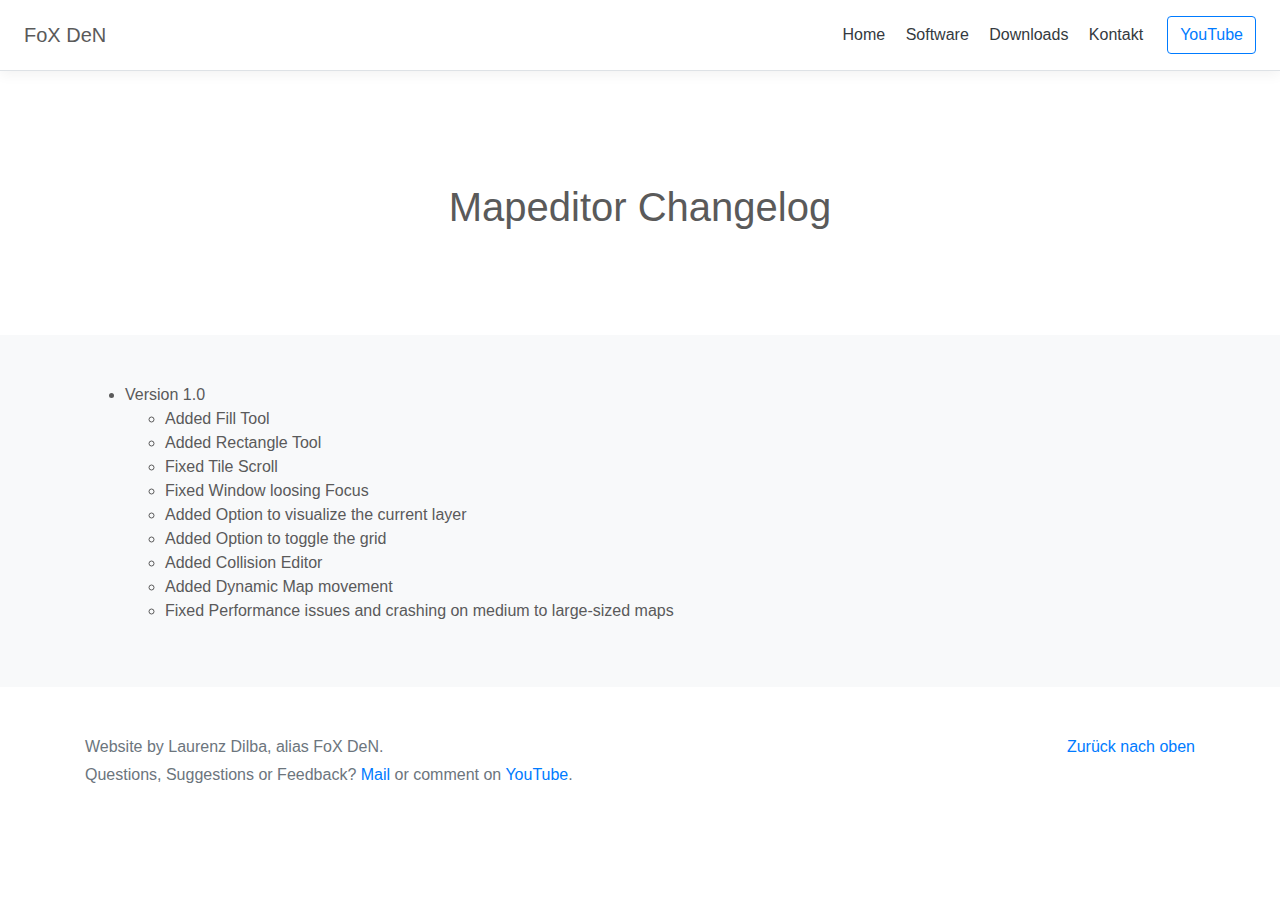
<file: html/products/mapeditor_changelog.html>
<!doctype html>
<html lang="de">
<head>
    <meta charset="utf-8">
    <meta name="viewport" content="width=device-width, initial-scale=1, shrink-to-fit=no">
    <title>Changelog Mapeditor</title>

    <!-- Bootstrap core CSS -->
    <link href="../../css/bootstrap.min.css" rel="stylesheet">

    <!-- Custom styles for this template -->
    <link href="../../css/mapeditor_changelog.css" rel="stylesheet">
</head>

<body>

<header>
    <div class="d-flex flex-column flex-md-row align-items-center p-3 px-md-4 mb-3 bg-white border-bottom box-shadow">
        <h5 class="my-0 mr-md-auto font-weight-normal">FoX DeN</h5>
        <nav class="my-2 my-md-0 mr-md-3">
            <a class="p-2 text-dark" href="../../index.html">Home</a>
            <a class="p-2 text-dark" href="../software.html">Software</a>
            <a class="p-2 text-dark" href="../downloads.html">Downloads</a>
            <a class="p-2 text-dark" href="../kontakt.html">Kontakt</a>
        </nav>
        <a class="btn btn-outline-primary" href="https://youtube.com/c/FoXDeN">YouTube</a>
    </div>
</header>

<main role="main">

    <section class="jumbotron text-center">
        <div class="container">
            <h1 class="jumbotron-heading">Mapeditor Changelog</h1>
        </div>
    </section>

    <div class="album py-5 bg-light">
        <div class="container">

            <ul class="list">
            <li>Version 1.0</li>
                <ul>
                    <li>Added Fill Tool</li>
                    <li>Added Rectangle Tool</li>
                    <li>Fixed Tile Scroll</li>
                    <li>Fixed Window loosing Focus</li>
                    <li>Added Option to visualize the current layer</li>
                    <li>Added Option to toggle the grid</li>
                    <li>Added Collision Editor</li>
                    <li>Added Dynamic Map movement</li>
                    <li>Fixed Performance issues and crashing on medium to large-sized maps </li>
                </ul>
            </ul>
        </div>
    </div>


    <!-- FOOTER -->
    <footer class="text-muted">
        <div class="container">
            <p class="float-right">
                <a href="#">Zurück nach oben</a>
            </p>
            <p>Website by Laurenz Dilba, alias FoX DeN.</p>
            <p>Questions, Suggestions or Feedback? <a href="mailto:foxden1@gmx.de">Mail</a> or comment on
                <a href="https://youtube.com/c/FoXDeN">YouTube</a>.</p>
        </div>
    </footer>
</main>
<!-- Bootstrap core JavaScript
================================================== -->
<!-- Placed at the end of the document so the pages load faster -->
<script src="https://code.jquery.com/jquery-3.3.1.slim.min.js"
        integrity="sha384-q8i/X+965DzO0rT7abK41JStQIAqVgRVzpbzo5smXKp4YfRvH+8abtTE1Pi6jizo"
        crossorigin="anonymous"></script>
<script>window.jQuery || document.write('<script src="../../js/vendor/jquery-slim.min.js"><\/script>')</script>
<script src="../../js/vendor/popper.min.js"></script>
<script src="../../js/bootstrap.min.js"></script>
<!-- Just to make our placeholder images work. Don't actually copy the next line! -->
<script src="../../js/vendor/holder.min.js"></script>
</body>
</html>
</file>
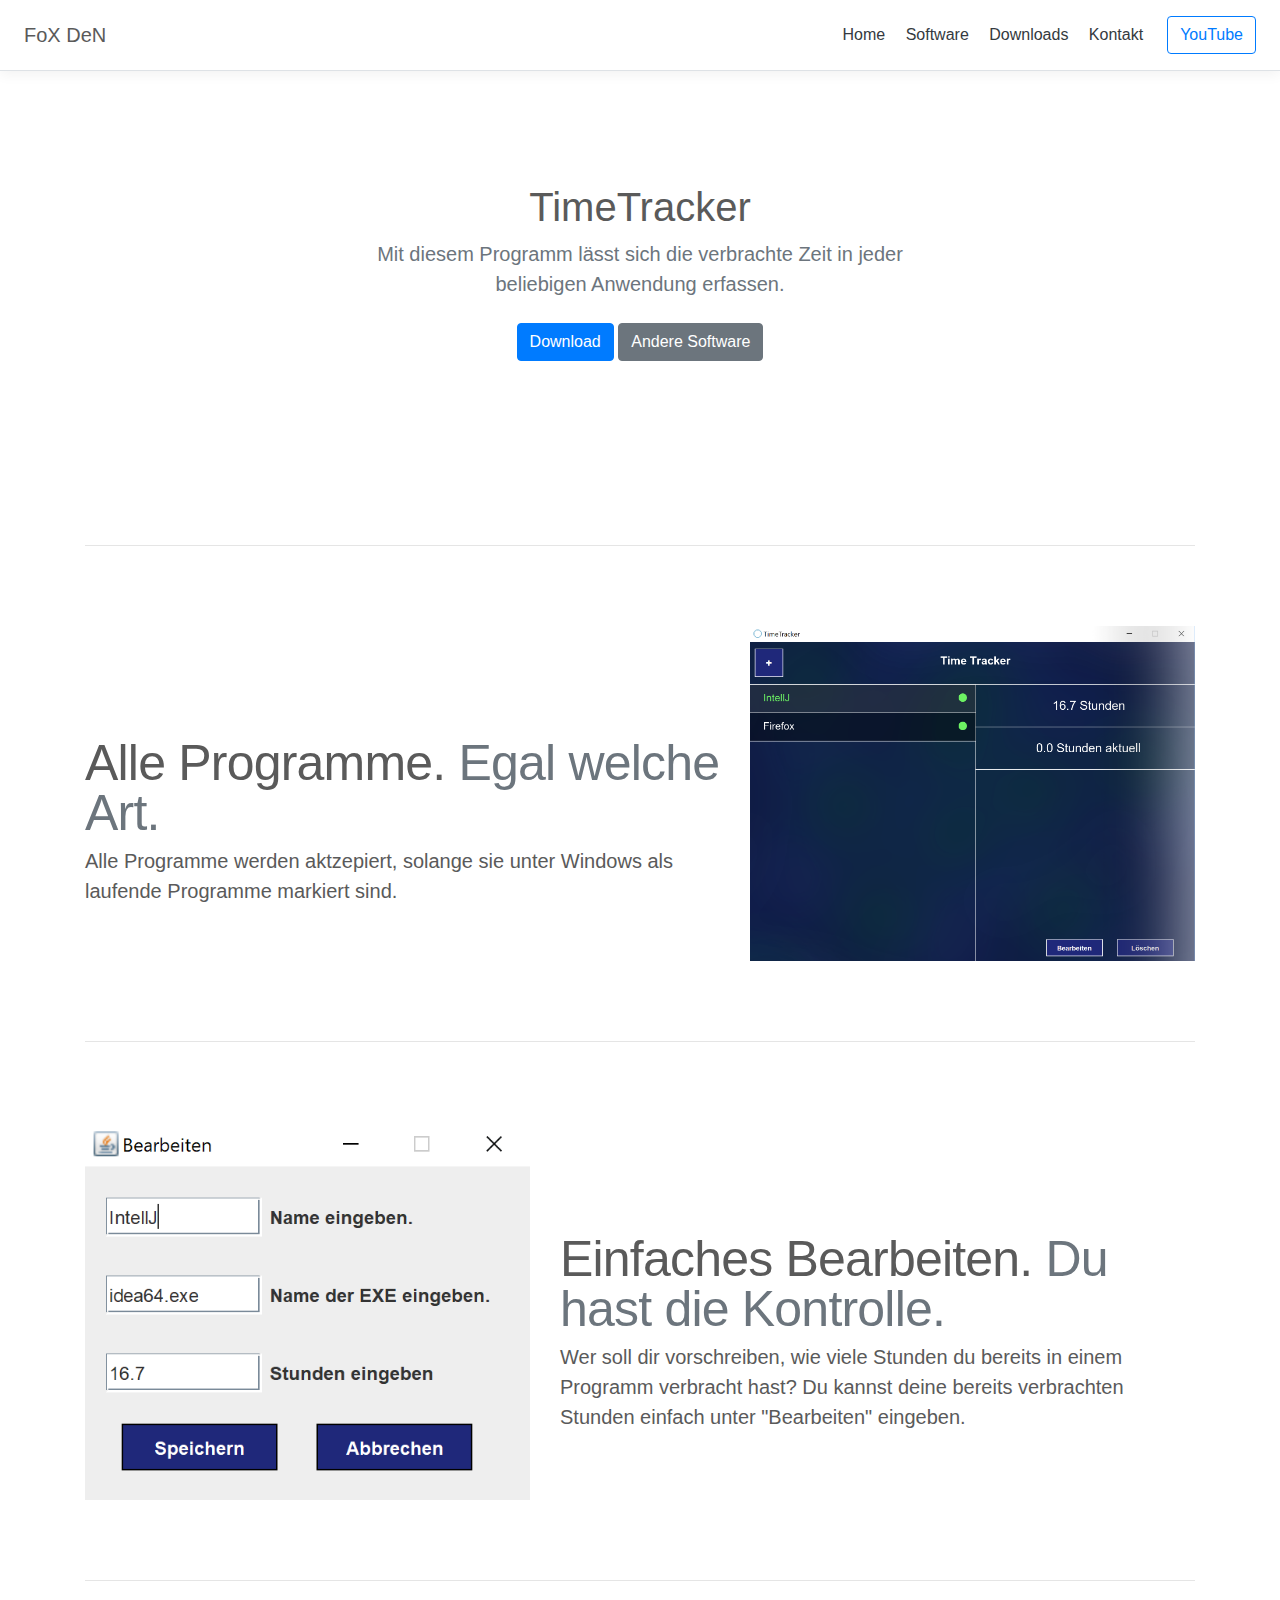
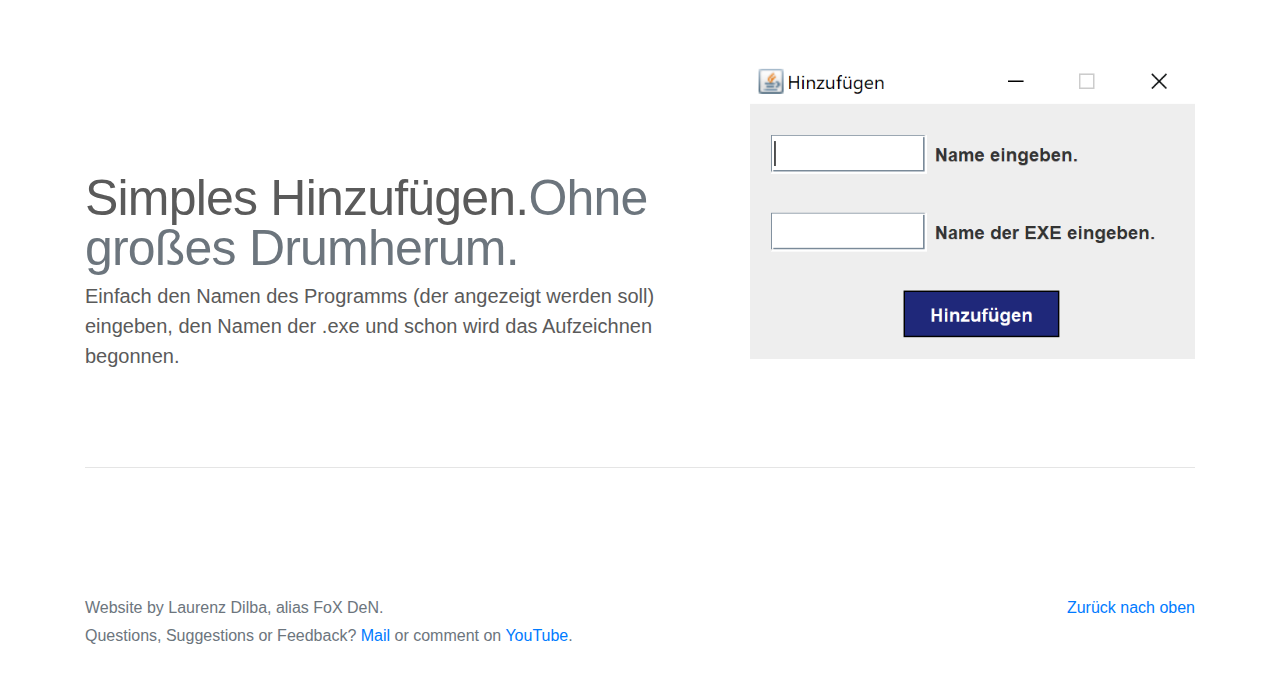
<file: html/products/timetracker.html>
<!doctype html>
<html lang="de">
<head>
    <meta charset="utf-8">
    <meta name="viewport" content="width=device-width, initial-scale=1, shrink-to-fit=no">
    <title>TimeTracker</title>

    <!-- Bootstrap core CSS -->
    <link href="../../css/bootstrap.min.css" rel="stylesheet">

    <!-- Custom styles for this template -->
    <link href="../../css/mapeditor.css" rel="stylesheet">
</head>

<body>

<header>
    <div class="d-flex flex-column flex-md-row align-items-center p-3 px-md-4 mb-3 bg-white border-bottom box-shadow">
        <h5 class="my-0 mr-md-auto font-weight-normal">FoX DeN</h5>
        <nav class="my-2 my-md-0 mr-md-3">
            <a class="p-2 text-dark" href="../../index.html">Home</a>
            <a class="p-2 text-dark" href="../software.html">Software</a>
            <a class="p-2 text-dark" href="../downloads.html">Downloads</a>
            <a class="p-2 text-dark" href="../kontakt.html">Kontakt</a>
        </nav>
        <a class="btn btn-outline-primary" href="https://youtube.com/c/FoXDeN">YouTube</a>
    </div>
</header>

<main role="main">

    <section class="jumbotron text-center">
        <div class="container">
            <h1 class="jumbotron-heading">TimeTracker</h1>
            <p class="lead text-muted">Mit diesem Programm lässt sich die verbrachte Zeit in jeder beliebigen Anwendung erfassen.</p>
            <p>
                <a href="https://github.com/TrueFoXDeN/TimeTracker" class="btn btn-primary my-2">Download</a>
                <a href="../software.html" class="btn btn-secondary my-2">Andere Software</a>
            </p>
        </div>
    </section>

    <!-- Marketing messaging and featurettes
    ================================================== -->
    <!-- Wrap the rest of the page in another container to center all the content. -->

    <div class="container marketing">
        <!-- START THE FEATURETTES -->

        <hr class="featurette-divider">

        <div class="row featurette">
            <div class="col-md-7">
                <h2 class="featurette-heading">Alle Programme. <span class="text-muted">Egal welche Art.</span></h2>
                <p class="lead">Alle Programme werden aktzepiert, solange sie unter Windows als laufende Programme markiert sind.
                </p>
            </div>
            <div class="col-md-5">
                <img class="featurette-image img-fluid mx-auto" src="../../img/tt_1.png" alt="Generic placeholder image">
            </div>
        </div>

        <hr class="featurette-divider">

        <div class="row featurette">
            <div class="col-md-7 order-md-2">
                <h2 class="featurette-heading">Einfaches Bearbeiten. <span class="text-muted">Du hast die Kontrolle.</span></h2>
                <p class="lead">Wer soll dir vorschreiben, wie viele Stunden du bereits in einem Programm verbracht hast?
                    Du kannst deine bereits verbrachten Stunden einfach unter "Bearbeiten" eingeben.</p>
            </div>
            <div class="col-md-5 order-md-1">
                <img class="featurette-image img-fluid mx-auto" src="../../img/tt_2.png" alt="Generic placeholder image">
            </div>
        </div>

        <hr class="featurette-divider">

        <div class="row featurette">
            <div class="col-md-7">
                <h2 class="featurette-heading">Simples Hinzufügen.<span class="text-muted">Ohne großes Drumherum.</span></h2>
                <p class="lead">Einfach den Namen des Programms (der angezeigt werden soll) eingeben, den Namen der .exe
                    und schon wird das Aufzeichnen begonnen.</p>
            </div>
            <div class="col-md-5">
                <img class="featurette-image img-fluid mx-auto" src="../../img/tt_3.png" alt="Generic placeholder image">
            </div>
        </div>

        <hr class="featurette-divider">

        <!-- /END THE FEATURETTES -->

    </div><!-- /.container -->


    <!-- FOOTER -->
    <footer class="text-muted">
        <div class="container">
            <p class="float-right">
                <a href="#">Zurück nach oben</a>
            </p>
            <p>Website by Laurenz Dilba, alias FoX DeN.</p>
            <p>Questions, Suggestions or Feedback? <a href="mailto:foxden1@gmx.de">Mail</a> or comment on
                <a href="https://youtube.com/c/FoXDeN">YouTube</a>.</p>
        </div>
    </footer>
</main>
<!-- Bootstrap core JavaScript
================================================== -->
<!-- Placed at the end of the document so the pages load faster -->
<script src="https://code.jquery.com/jquery-3.3.1.slim.min.js" integrity="sha384-q8i/X+965DzO0rT7abK41JStQIAqVgRVzpbzo5smXKp4YfRvH+8abtTE1Pi6jizo" crossorigin="anonymous"></script>
<script>window.jQuery || document.write('<script src="../../js/vendor/jquery-slim.min.js"><\/script>')</script>
<script src="../../js/vendor/popper.min.js"></script>
<script src="../../js/bootstrap.min.js"></script>
<!-- Just to make our placeholder images work. Don't actually copy the next line! -->
<script src="../../js/vendor/holder.min.js"></script>
</body>
</html>
</file>
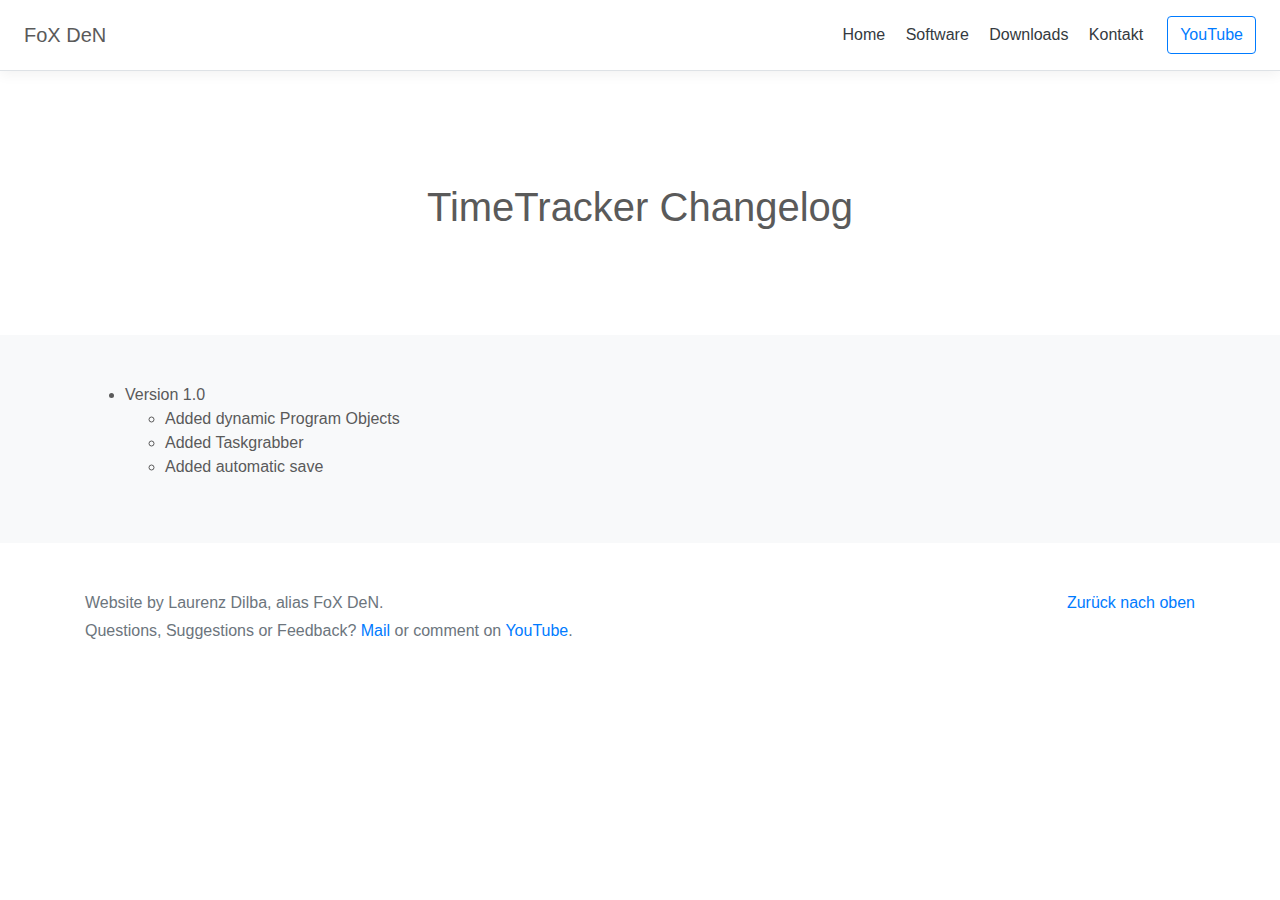
<file: html/products/timetracker_changelog.html>
<!doctype html>
<html lang="de">
<head>
    <meta charset="utf-8">
    <meta name="viewport" content="width=device-width, initial-scale=1, shrink-to-fit=no">
    <title>Changelog TimeTracker</title>

    <!-- Bootstrap core CSS -->
    <link href="../../css/bootstrap.min.css" rel="stylesheet">

    <!-- Custom styles for this template -->
    <link href="../../css/mapeditor_changelog.css" rel="stylesheet">
</head>

<body>

<header>
    <div class="d-flex flex-column flex-md-row align-items-center p-3 px-md-4 mb-3 bg-white border-bottom box-shadow">
        <h5 class="my-0 mr-md-auto font-weight-normal">FoX DeN</h5>
        <nav class="my-2 my-md-0 mr-md-3">
            <a class="p-2 text-dark" href="../../index.html">Home</a>
            <a class="p-2 text-dark" href="../software.html">Software</a>
            <a class="p-2 text-dark" href="../downloads.html">Downloads</a>
            <a class="p-2 text-dark" href="../kontakt.html">Kontakt</a>
        </nav>
        <a class="btn btn-outline-primary" href="https://youtube.com/c/FoXDeN">YouTube</a>
    </div>
</header>

<main role="main">

    <section class="jumbotron text-center">
        <div class="container">
            <h1 class="jumbotron-heading">TimeTracker Changelog</h1>
        </div>
    </section>

    <div class="album py-5 bg-light">
        <div class="container">
            <ul class="list">
                <li>Version 1.0</li>
                <ul>
                    <li>Added dynamic Program Objects</li>
                    <li>Added Taskgrabber</li>
                    <li>Added automatic save</li>
                </ul>
            </ul>
        </div>
    </div>


    <!-- FOOTER -->
    <footer class="text-muted">
        <div class="container">
            <p class="float-right">
                <a href="#">Zurück nach oben</a>
            </p>
            <p>Website by Laurenz Dilba, alias FoX DeN.</p>
            <p>Questions, Suggestions or Feedback? <a href="mailto:foxden1@gmx.de">Mail</a> or comment on
                <a href="https://youtube.com/c/FoXDeN">YouTube</a>.</p>
        </div>
    </footer>
</main>
<!-- Bootstrap core JavaScript
================================================== -->
<!-- Placed at the end of the document so the pages load faster -->
<script src="https://code.jquery.com/jquery-3.3.1.slim.min.js"
        integrity="sha384-q8i/X+965DzO0rT7abK41JStQIAqVgRVzpbzo5smXKp4YfRvH+8abtTE1Pi6jizo"
        crossorigin="anonymous"></script>
<script>window.jQuery || document.write('<script src="../../js/vendor/jquery-slim.min.js"><\/script>')</script>
<script src="../../js/vendor/popper.min.js"></script>
<script src="../../js/bootstrap.min.js"></script>
<!-- Just to make our placeholder images work. Don't actually copy the next line! -->
<script src="../../js/vendor/holder.min.js"></script>
</body>
</html>
</file>
<file: css/software.css>
:root {
    --jumbotron-padding-y: 3rem;
}

.jumbotron {
    padding-top: var(--jumbotron-padding-y);
    padding-bottom: var(--jumbotron-padding-y);
    margin-bottom: 0;
    background-color: #fff;
}
@media (min-width: 768px) {
    .jumbotron {
        padding-top: calc(var(--jumbotron-padding-y) * 2);
        padding-bottom: calc(var(--jumbotron-padding-y) * 2);
    }
}

.jumbotron p:last-child {
    margin-bottom: 0;
}

.jumbotron-heading {
    font-weight: 300;
}

.jumbotron .container {
    max-width: 40rem;
}

footer {
    padding-top: 3rem;
    padding-bottom: 3rem;
}

footer p {
    margin-bottom: .25rem;
}

.box-shadow { box-shadow: 0 .25rem .75rem rgba(0, 0, 0, .05); }
</file>
<file: css/downloads.css>
:root {
    --jumbotron-padding-y: 3rem;
}




.jumbotron {
    padding-top: var(--jumbotron-padding-y);
    padding-bottom: var(--jumbotron-padding-y);
    margin-bottom: 0;
    background-color: #fff;
}
@media (min-width: 768px) {
    .jumbotron {
        padding-top: calc(var(--jumbotron-padding-y) * 2);
        padding-bottom: calc(var(--jumbotron-padding-y) * 2);
    }
}

.jumbotron p:last-child {
    margin-bottom: 0;
}

.jumbotron-heading {
    font-weight: 300;
}

.jumbotron .container {
    max-width: 40rem;
}

footer {
    padding-top: 3rem;
    padding-bottom: 3rem;
}

footer p {
    margin-bottom: .25rem;
}

.box-shadow { box-shadow: 0 .25rem .75rem rgba(0, 0, 0, .05); }
</file>
<file: css/mapeditor.css>
/* GLOBAL STYLES
-------------------------------------------------- */
/* Padding below the footer and lighter body text */

body {
    color: #5a5a5a;
}


/* MARKETING CONTENT
-------------------------------------------------- */

/* Center align the text within the three columns below the carousel */
.marketing .col-lg-4 {
    margin-bottom: 1.5rem;
    text-align: center;
}
.marketing h2 {
    font-weight: 400;
}
.marketing .col-lg-4 p {
    margin-right: .75rem;
    margin-left: .75rem;
}


/* Featurettes
------------------------- */

.featurette-divider {
    margin: 5rem 0; /* Space out the Bootstrap <hr> more */
}

/* Thin out the marketing headings */
.featurette-heading {
    font-weight: 300;
    line-height: 1;
    letter-spacing: -.05rem;
}


/* RESPONSIVE CSS
-------------------------------------------------- */

@media (min-width: 40em) {
    /* Bump up size of carousel content */
    .carousel-caption p {
        margin-bottom: 1.25rem;
        font-size: 1.25rem;
        line-height: 1.4;
    }

    .featurette-heading {
        font-size: 50px;
    }
}

@media (min-width: 62em) {
    .featurette-heading {
        margin-top: 7rem;
    }
}

:root {
    --jumbotron-padding-y: 3rem;
}

.jumbotron {
    padding-top: var(--jumbotron-padding-y);
    padding-bottom: var(--jumbotron-padding-y);
    margin-bottom: 0;
    background-color: #fff;
}
@media (min-width: 768px) {
    .jumbotron {
        padding-top: calc(var(--jumbotron-padding-y) * 2);
        padding-bottom: calc(var(--jumbotron-padding-y) * 2);
    }
}

.jumbotron p:last-child {
    margin-bottom: 0;
}

.jumbotron-heading {
    font-weight: 300;
}

.jumbotron .container {
    max-width: 40rem;
}

footer {
    padding-top: 3rem;
    padding-bottom: 3rem;
}

footer p {
    margin-bottom: .25rem;
}

.box-shadow { box-shadow: 0 .25rem .75rem rgba(0, 0, 0, .05); }
</file>
<file: css/mapeditor_changelog.css>
/* GLOBAL STYLES
-------------------------------------------------- */
/* Padding below the footer and lighter body text */

body {
    color: #5a5a5a;
}

.container > .row > .text-left {
    text-align: center;
}
.container > .row > .text-left > ul {
    text-align: left;
    display: inline-block;
}
/* MARKETING CONTENT
-------------------------------------------------- */

/* Center align the text within the three columns below the carousel */
.marketing .col-lg-4 {
    margin-bottom: 1.5rem;
    text-align: center;
}
.marketing h2 {
    font-weight: 400;
}
.marketing .col-lg-4 p {
    margin-right: .75rem;
    margin-left: .75rem;
}


/* Featurettes
------------------------- */

.featurette-divider {
    margin: 5rem 0; /* Space out the Bootstrap <hr> more */
}

/* Thin out the marketing headings */
.featurette-heading {
    font-weight: 300;
    line-height: 1;
    letter-spacing: -.05rem;
}


/* RESPONSIVE CSS
-------------------------------------------------- */

@media (min-width: 40em) {
    /* Bump up size of carousel content */
    .carousel-caption p {
        margin-bottom: 1.25rem;
        font-size: 1.25rem;
        line-height: 1.4;
    }

    .featurette-heading {
        font-size: 50px;
    }
}

@media (min-width: 62em) {
    .featurette-heading {
        margin-top: 7rem;
    }
}

:root {
    --jumbotron-padding-y: 3rem;
}

.jumbotron {
    padding-top: var(--jumbotron-padding-y);
    padding-bottom: var(--jumbotron-padding-y);
    margin-bottom: 0;
    background-color: #fff;
}
@media (min-width: 768px) {
    .jumbotron {
        padding-top: calc(var(--jumbotron-padding-y) * 2);
        padding-bottom: calc(var(--jumbotron-padding-y) * 2);
    }
}

.jumbotron p:last-child {
    margin-bottom: 0;
}

.jumbotron-heading {
    font-weight: 300;
}

.jumbotron .container {
    max-width: 40rem;
}

footer {
    padding-top: 3rem;
    padding-bottom: 3rem;
}

footer p {
    margin-bottom: .25rem;
}

.box-shadow { box-shadow: 0 .25rem .75rem rgba(0, 0, 0, .05); }
</file>
